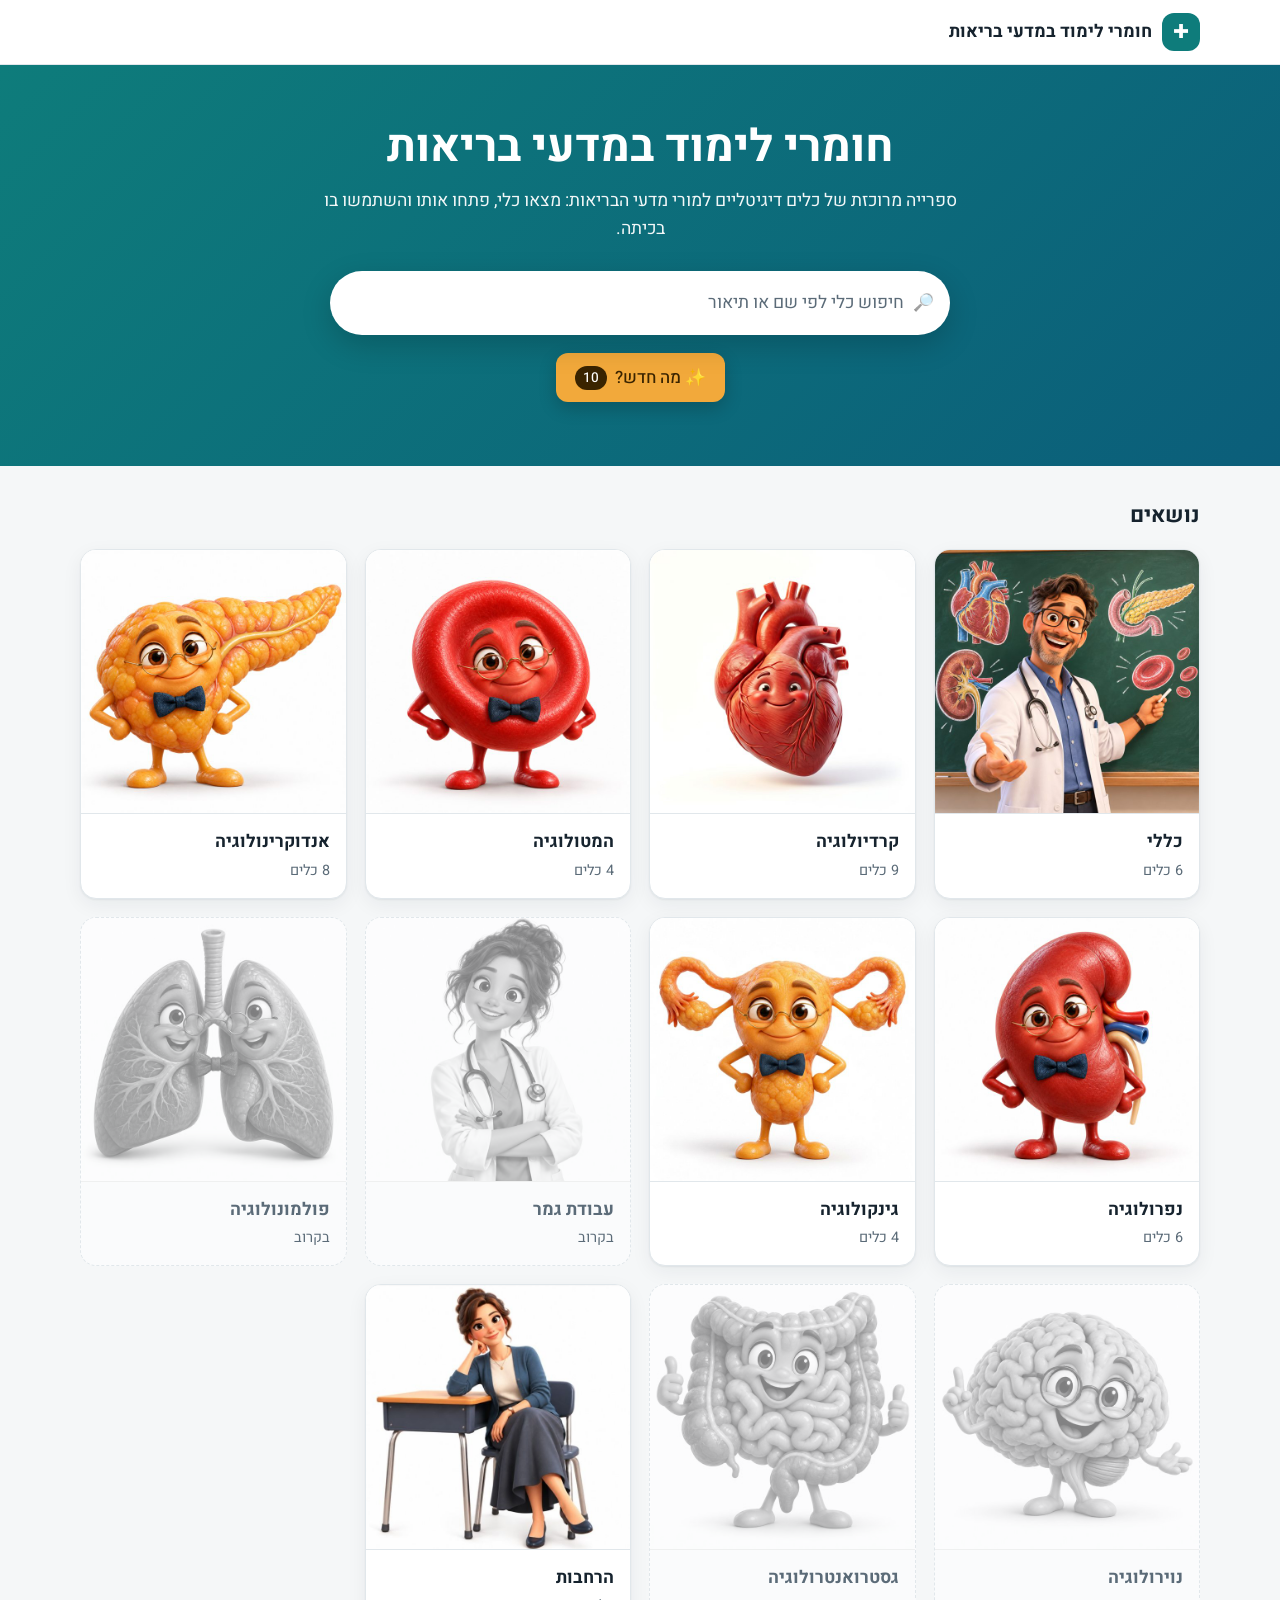
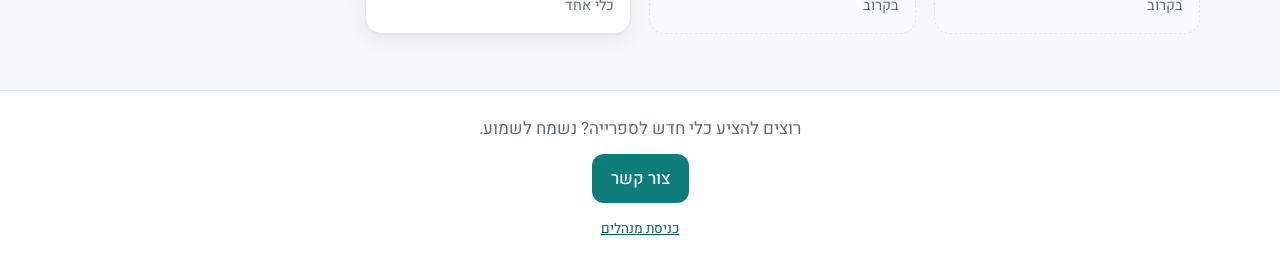
<file: index.html>
<!doctype html>
<html lang="he" dir="rtl">
<head>
  <meta charset="utf-8">
  <meta name="viewport" content="width=device-width, initial-scale=1">
  <title>חומרי לימוד במדעי בריאות</title>
  <meta name="description" content="ספרייה מרוכזת של כלים דיגיטליים למורי מדעי הבריאות">
  <link rel="preconnect" href="https://fonts.googleapis.com">
  <link rel="preconnect" href="https://fonts.gstatic.com" crossorigin>
  <link href="https://fonts.googleapis.com/css2?family=Heebo:wght@400;500;700&display=swap" rel="stylesheet">
  <link rel="stylesheet" href="css/style.css">
</head>
<body>
  <header class="site-header">
    <div class="container header-inner">
      <a class="brand" href="#/"><span class="brand-mark" aria-hidden="true">✚</span><span id="brand-title">חומרי לימוד במדעי בריאות</span></a>
      <form class="search header-search" role="search" id="header-search">
        <span class="search-icon" aria-hidden="true">🔎</span>
        <input class="search-input" type="search" name="q" placeholder="חיפוש כלי לפי שם או תיאור" aria-label="חיפוש כלי" autocomplete="off">
      </form>
    </div>
  </header>

  <main id="app" tabindex="-1"><p class="container page">טוען…</p></main>

  <footer class="site-footer">
    <div class="container">
      <p>רוצים להציע כלי חדש לספרייה? נשמח לשמוע.</p>
      <button class="btn btn-primary" id="contact-btn" type="button">צור קשר</button>
      <p style="margin-top:16px;font-size:.85rem"><a href="admin/">כניסת מנהלים</a></p>
    </div>
  </footer>

  <dialog id="contact-dialog" aria-labelledby="contact-title">
    <h2 id="contact-title">צור קשר</h2>
    <p>כדי להציע כלי, שלחו תיאור וקבצים למנהל הספרייה:</p>
    <div class="contact-list" id="contact-list"></div>
    <button class="btn btn-ghost" id="contact-close" type="button">סגירה</button>
  </dialog>

  <dialog id="news-dialog" aria-labelledby="news-title">
    <h2 id="news-title">מה חדש?</h2>
    <p class="news-sub">כלים שנוספו או עודכנו ב-30 הימים האחרונים</p>
    <div id="news-list" class="news-list"></div>
    <button class="btn btn-ghost" id="news-close" type="button">סגירה</button>
  </dialog>

  <script src="js/app.js"></script>
</body>
</html>
</file>
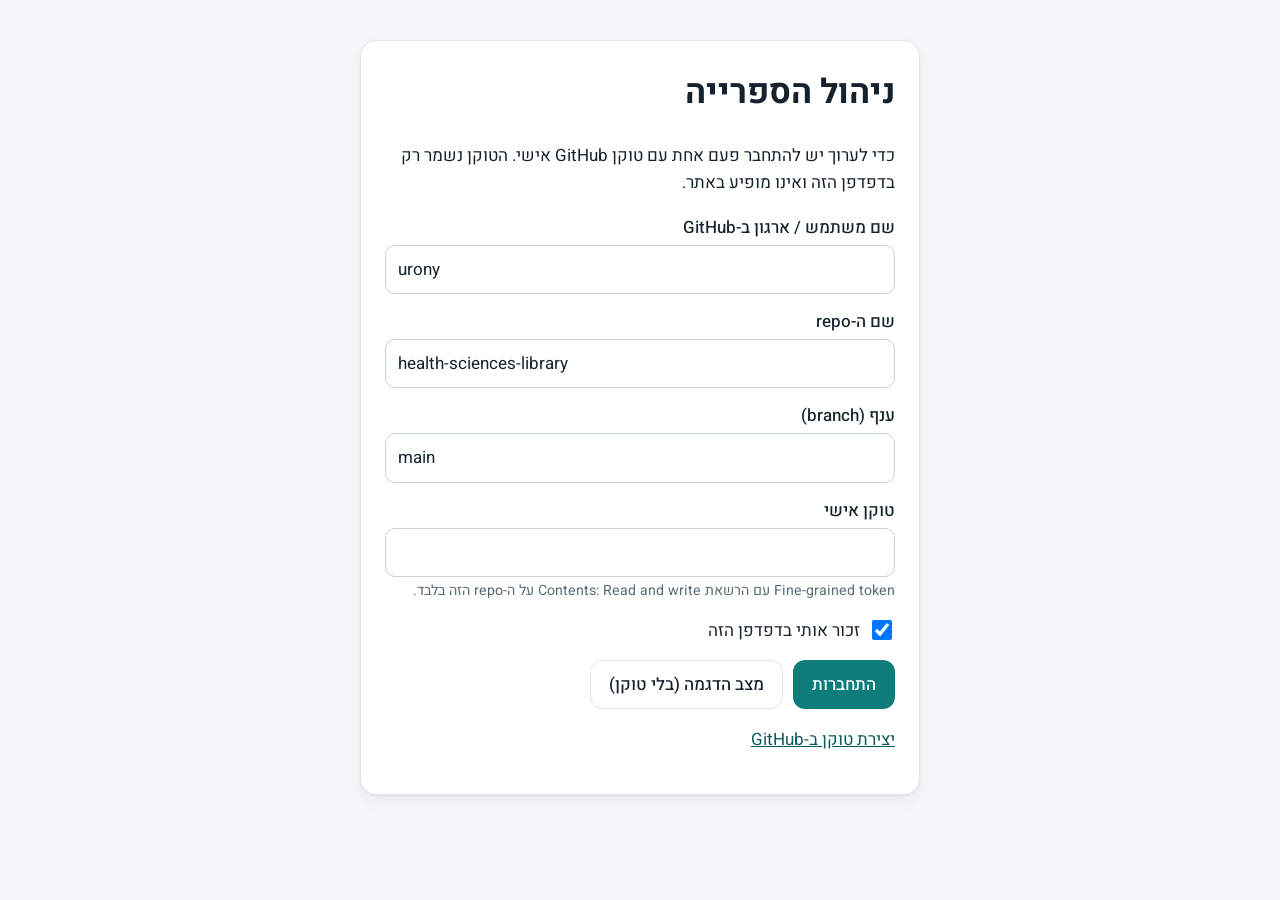
<file: admin/index.html>
<!doctype html>
<html lang="he" dir="rtl">
<head>
  <meta charset="utf-8">
  <meta name="viewport" content="width=device-width, initial-scale=1">
  <meta name="robots" content="noindex">
  <title>ניהול הספרייה</title>
  <link rel="preconnect" href="https://fonts.googleapis.com">
  <link rel="preconnect" href="https://fonts.gstatic.com" crossorigin>
  <link href="https://fonts.googleapis.com/css2?family=Heebo:wght@400;500;700&display=swap" rel="stylesheet">
  <link rel="stylesheet" href="../css/style.css">
  <link rel="stylesheet" href="../css/admin.css">
</head>
<body class="admin">
  <div id="admin"><p class="container page">טוען…</p></div>
  <script src="../js/admin.js"></script>
</body>
</html>
</file>
<file: css/style.css>
:root {
  --bg: #f5f7f8;
  --surface: #ffffff;
  --ink: #16232e;
  --muted: #5b6b78;
  --line: #e1e7eb;
  --brand: #0e7c7b;
  --brand-dark: #0a5c5b;
  --brand-soft: #e4f3f2;
  --accent: #f2a93b;
  --danger: #b42318;
  --radius: 16px;
  --shadow: 0 1px 2px rgba(16, 35, 46, .06), 0 6px 20px rgba(16, 35, 46, .06);
}

* { box-sizing: border-box; }
html { scroll-behavior: smooth; }
body {
  margin: 0;
  font-family: 'Heebo', system-ui, -apple-system, 'Segoe UI', Arial, sans-serif;
  background: var(--bg);
  color: var(--ink);
  line-height: 1.6;
  font-size: 17px;
  -webkit-text-size-adjust: 100%;
}
a { color: var(--brand-dark); }
:focus-visible { outline: 3px solid var(--accent); outline-offset: 2px; border-radius: 6px; }
main:focus { outline: none; }
.container { width: min(1120px, 100% - 32px); margin-inline: auto; }

/* כותרת עליונה */
.site-header { background: var(--surface); border-bottom: 1px solid var(--line); position: sticky; top: 0; z-index: 20; }
.header-inner { display: flex; align-items: center; gap: 16px; min-height: 64px; padding-block: 8px; }
.brand { display: flex; align-items: center; gap: 10px; text-decoration: none; color: var(--ink); font-weight: 700; font-size: 1.1rem; }
.brand-mark { width: 38px; height: 38px; border-radius: 12px; background: var(--brand); color: #fff; display: grid; place-items: center; font-size: 1.2rem; flex: none; }
.header-search { margin-inline-start: auto; flex: 0 1 380px; }
body.is-home .header-search { display: none; }

/* חיפוש */
.search { position: relative; display: block; }
.search-icon { position: absolute; inset-inline-start: 16px; top: 50%; transform: translateY(-50%); pointer-events: none; opacity: .6; }
.search-input {
  width: 100%; padding: 12px 16px; padding-inline-start: 46px;
  border-radius: 999px; border: 1px solid var(--line); background: var(--surface);
  font: inherit; color: var(--ink);
}
.search-input::placeholder { color: var(--muted); }

/* אזור פתיחה */
.hero { background: linear-gradient(135deg, #0e7c7b 0%, #0b5e7a 100%); color: #fff; padding: 56px 0 64px; text-align: center; }
.hero h1 { margin: 0 0 12px; font-size: clamp(1.9rem, 5vw, 2.8rem); line-height: 1.2; }
.hero p { margin: 0 auto 28px; max-width: 640px; opacity: .95; font-size: 1.1rem; }
.hero .search { max-width: 620px; margin-inline: auto; }
.hero .search-input { padding-block: 18px; font-size: 1.1rem; border: 0; box-shadow: 0 10px 30px rgba(0, 0, 0, .18); }

.btn-news {
  margin-top: 18px; background: var(--accent); color: #3a2400; font-weight: 700; font-size: 1.05rem;
  padding: 12px 24px; border-radius: 999px; box-shadow: 0 6px 18px rgba(0, 0, 0, .2);
}
.btn-news:hover { background: #f7b957; }
.news-count { background: #3a2400; color: #fff; border-radius: 999px; min-width: 24px; padding: 0 8px; font-size: .85rem; line-height: 24px; text-align: center; }

#news-dialog { width: min(560px, calc(100% - 24px)); max-height: calc(100% - 24px); display: none; flex-direction: column; }
#news-dialog[open] { display: flex; }
.news-sub { color: var(--muted); margin: 0 0 12px; }
.news-list { overflow-y: auto; margin-bottom: 16px; display: grid; gap: 10px; }
.news-item { display: grid; gap: 2px; padding: 12px 14px; border: 1px solid var(--line); border-radius: 12px; text-decoration: none; color: var(--ink); }
.news-item:hover { background: var(--brand-soft); }
.news-title { font-weight: 700; }
.news-meta { color: var(--muted); font-size: .88rem; }
.news-desc { font-size: .95rem; display: -webkit-box; -webkit-line-clamp: 3; line-clamp: 3; -webkit-box-orient: vertical; overflow: hidden; }
.news-empty { text-align: center; color: var(--muted); padding: 24px 8px; margin: 0; }

.page { padding-block: 32px 56px; }
.section-title { font-size: 1.35rem; margin: 0 0 16px; }

/* אריחי נושאים */
.tiles { display: grid; grid-template-columns: repeat(auto-fill, minmax(210px, 1fr)); gap: 18px; }
.tile {
  display: flex; flex-direction: column; background: var(--surface); border: 1px solid var(--line);
  border-radius: var(--radius); overflow: hidden; text-decoration: none; color: inherit;
  box-shadow: var(--shadow); transition: transform .15s ease, box-shadow .15s ease;
}
.tile:hover { transform: translateY(-3px); box-shadow: 0 2px 4px rgba(16, 35, 46, .08), 0 12px 28px rgba(16, 35, 46, .1); }
.tile-media { aspect-ratio: 1 / 1; background: #fff; display: grid; place-items: center; overflow: hidden; border-bottom: 1px solid var(--line); }
.tile-media:has(.tile-icon) { background: var(--brand-soft); aspect-ratio: 4 / 3; }
.tile-media img { width: 100%; height: 100%; object-fit: contain; display: block; transition: transform .25s ease; }
.tile:hover .tile-media img { transform: scale(1.04); }
.tile-icon { font-size: 3rem; line-height: 1; }
.tile-body { padding: 14px 16px 16px; }
.tile-title { margin: 0; font-weight: 700; font-size: 1.1rem; }
.tile-meta { color: var(--muted); font-size: .9rem; margin-top: 2px; }
.tile.is-empty { background: #fafbfc; border-style: dashed; box-shadow: none; }
.tile.is-empty .tile-media { filter: grayscale(1); opacity: .5; }
.tile.is-empty .tile-title { color: var(--muted); }

/* פירורי לחם */
.crumbs { margin-bottom: 16px; }
.crumbs ol { list-style: none; display: flex; flex-wrap: wrap; gap: 6px; padding: 0; margin: 0; font-size: .95rem; }
.crumbs li + li::before { content: '←'; margin-inline-end: 6px; color: var(--muted); }
.crumbs a { text-decoration: none; }
.crumbs a:hover { text-decoration: underline; }
.crumbs [aria-current] { color: var(--muted); }

.page-title { font-size: clamp(1.6rem, 4vw, 2.2rem); margin: 0 0 8px; line-height: 1.25; }
.page-desc { color: var(--muted); margin: 0 0 24px; max-width: 70ch; }
.block { margin-top: 32px; }

/* כרטיסי כלים */
.tool { background: var(--surface); border: 1px solid var(--line); border-radius: var(--radius); margin-bottom: 12px; box-shadow: var(--shadow); }
.tool > summary { list-style: none; cursor: pointer; display: flex; gap: 12px; align-items: center; padding: 16px 18px; font-weight: 700; font-size: 1.1rem; }
.tool > summary::-webkit-details-marker { display: none; }
.tool > summary::after {
  content: ''; width: 10px; height: 10px; margin-inline-start: auto; flex: none;
  border-inline-end: 2px solid var(--muted); border-bottom: 2px solid var(--muted);
  transform: rotate(45deg); transition: transform .2s ease;
}
.tool[open] > summary::after { transform: rotate(-135deg); }
.tool-body { padding: 0 18px 18px; border-top: 1px solid var(--line); }
.tool-body p { margin: 14px 0; }
.tool-body .tool-dev { margin-top: -4px; color: var(--muted); font-size: .95rem; }
.tool-actions { display: flex; flex-wrap: wrap; gap: 10px; margin: 14px 0; }
.docs { list-style: none; padding: 0; margin: 14px 0; display: grid; gap: 8px; }
.docs a { font-weight: 500; }
.docs .note { color: var(--muted); font-size: .92rem; }
.tool-meta { color: var(--muted); font-size: .9rem; display: flex; flex-wrap: wrap; gap: 6px 18px; }

.link-group { display: inline-flex; flex-wrap: wrap; gap: 6px; align-items: center; }
.docs li { display: flex; flex-wrap: wrap; align-items: center; gap: 4px 8px; }
.copy-mini {
  min-height: 32px; padding: 2px 10px; border-radius: 8px; border: 1px solid var(--line);
  background: transparent; color: var(--muted); font: inherit; font-size: .85rem; cursor: pointer;
}
.copy-mini:hover { background: #eef2f4; color: var(--ink); }

/* כפתורים */
.btn {
  display: inline-flex; align-items: center; justify-content: center; gap: 8px; min-height: 44px;
  padding: 10px 18px; border-radius: 12px; font: inherit; font-weight: 500; text-decoration: none;
  border: 1px solid transparent; cursor: pointer;
}
.btn-primary { background: var(--brand); color: #fff; }
.btn-primary:hover { background: var(--brand-dark); }
.btn-secondary { background: var(--brand-soft); color: var(--brand-dark); }
.btn-secondary:hover { background: #d3ebe9; }
.btn-ghost { background: transparent; border-color: var(--line); color: var(--ink); }
.btn-ghost:hover { background: #eef2f4; }
.btn-danger { background: #fff; border-color: #f0b4ae; color: var(--danger); }

/* תוצאות חיפוש ומצבים ריקים */
.result { background: var(--surface); border: 1px solid var(--line); border-radius: var(--radius); padding: 18px; margin-bottom: 12px; box-shadow: var(--shadow); }
.result h3 { margin: 0 0 4px; font-size: 1.15rem; }
.result h3 a { text-decoration: none; }
.result .path { color: var(--muted); font-size: .9rem; margin-bottom: 8px; }
.empty-state { background: var(--surface); border: 1px dashed #c7d1d8; border-radius: var(--radius); padding: 32px 20px; text-align: center; color: var(--muted); }
.empty-state p { margin: 0 0 14px; }

/* תחתית ויצירת קשר */
.site-footer { border-top: 1px solid var(--line); background: var(--surface); padding: 24px 0; text-align: center; color: var(--muted); }
.site-footer p { margin: 0 0 12px; }
dialog { border: 0; border-radius: var(--radius); padding: 24px; width: min(420px, calc(100% - 32px)); box-shadow: 0 20px 60px rgba(0, 0, 0, .25); color: var(--ink); font-family: inherit; }
dialog::backdrop { background: rgba(16, 35, 46, .5); }
dialog h2 { margin: 0 0 8px; }
.contact-list { display: grid; gap: 10px; margin: 16px 0; }
.contact-list .btn { justify-content: flex-start; }
.contact-list .ltr { direction: ltr; unicode-bidi: plaintext; }

@media (max-width: 640px) {
  body { font-size: 16.5px; }
  .header-inner { flex-wrap: wrap; }
  .header-search { flex: 1 1 100%; order: 3; }
  .hero { padding: 40px 0 48px; }
  .tiles { grid-template-columns: repeat(2, 1fr); gap: 12px; }
  .tile-icon { font-size: 2.4rem; }
}
@media (prefers-reduced-motion: reduce) {
  * { transition: none !important; scroll-behavior: auto !important; }
}
</file>
<file: css/admin.css>
body.admin { background: var(--bg); }

.adm-bar {
  position: sticky; top: 0; z-index: 30; background: var(--surface); border-bottom: 1px solid var(--line);
  display: flex; flex-wrap: wrap; align-items: center; gap: 10px 14px; padding: 10px 16px;
}
.adm-bar h1 { font-size: 1.1rem; margin: 0; }
.adm-status { margin-inline-start: auto; font-size: .92rem; color: var(--muted); }
.adm-status.dirty { color: #9a5b00; font-weight: 700; }
.adm-actions { display: flex; flex-wrap: wrap; gap: 8px; }
.adm-actions .btn { min-height: 40px; padding: 6px 14px; }

.adm-grid { display: grid; grid-template-columns: 340px 1fr; gap: 20px; padding: 20px 16px 60px; max-width: 1280px; margin: 0 auto; align-items: start; }
.adm-tree, .adm-main { background: var(--surface); border: 1px solid var(--line); border-radius: var(--radius); padding: 16px; box-shadow: var(--shadow); }
.adm-tree h2, .adm-main h2 { font-size: 1.1rem; margin: 0 0 12px; }

.tree, .tree ul { list-style: none; margin: 0; padding: 0; }
.tree ul { padding-inline-start: 18px; border-inline-start: 2px solid var(--line); margin-inline-start: 10px; }
.tree li { margin: 4px 0; border-radius: 10px; }
.tree li.dragging { opacity: .45; }
.tree li.drop-target > .tree-row, .tool-row.drop-target { outline: 2px dashed var(--brand); }
.tree-row { display: flex; align-items: center; gap: 4px; border-radius: 10px; }
.tree-row.sel { background: var(--brand-soft); }
.tree-name { flex: 1; text-align: start; background: none; border: 0; font: inherit; padding: 8px 6px; cursor: pointer; border-radius: 8px; color: var(--ink); min-width: 0; }
.tree-name .tag { font-size: .75rem; color: var(--muted); margin-inline-start: 6px; }
.mini { background: none; border: 1px solid var(--line); border-radius: 8px; width: 32px; height: 32px; cursor: pointer; font: inherit; color: var(--muted); flex: none; }
.mini:hover { background: #eef2f4; }
.grip { cursor: grab; color: var(--muted); padding-inline: 4px; user-select: none; }

.fld { display: block; margin-bottom: 14px; }
.fld-label { display: block; font-weight: 500; margin-bottom: 4px; }
.fld small { display: block; color: var(--muted); margin-top: 3px; }
.fld input[type=text], .fld input[type=url], .fld input[type=date], .fld textarea, .fld select, .row-edit input, .conn input {
  width: 100%; padding: 10px 12px; border: 1px solid #c7d1d8; border-radius: 10px; font: inherit; background: #fff; color: var(--ink);
}
.fld textarea { min-height: 90px; resize: vertical; }
.ltr { direction: ltr; text-align: left; }
.chk { display: flex; align-items: center; gap: 8px; margin-bottom: 14px; }
.chk input { width: 20px; height: 20px; }

.fieldset { border: 1px solid var(--line); border-radius: 12px; padding: 12px; margin-bottom: 16px; }
.fieldset > legend, .fieldset > .legend { font-weight: 700; padding-inline: 6px; }
.row-edit { display: grid; grid-template-columns: 1fr 1.4fr auto auto; gap: 8px; margin-bottom: 8px; align-items: center; }
.row-edit.doc { grid-template-columns: 1fr 1fr 1.4fr auto auto; }
.topic-pick { display: flex; align-items: center; gap: 10px; padding: 4px 0; flex-wrap: wrap; }
.topic-pick .name { flex: 1; min-width: 120px; }
.topic-pick label { display: inline-flex; align-items: center; gap: 6px; }
.topic-pick .prim { font-size: .88rem; color: var(--muted); }

.tool-row { display: flex; align-items: center; gap: 6px; border: 1px solid var(--line); border-radius: 12px; padding: 6px 8px; margin-bottom: 8px; background: #fff; }
.tool-row.dragging { opacity: .45; }
.tool-row .tool-name { flex: 1; background: none; border: 0; font: inherit; text-align: start; cursor: pointer; padding: 8px 4px; }

.btn-row { display: flex; flex-wrap: wrap; gap: 10px; margin-top: 16px; }
.notice { background: #fff8e6; border: 1px solid #f2d48a; border-radius: 12px; padding: 12px 14px; margin-bottom: 16px; }
.notice.error { background: #fdecea; border-color: #f0b4ae; }
.notice ul { margin: 6px 0 0; padding-inline-start: 20px; }

.conn { width: min(560px, 100% - 32px); margin: 40px auto; background: var(--surface); border: 1px solid var(--line); border-radius: var(--radius); padding: 24px; box-shadow: var(--shadow); }
.conn h1 { margin-top: 0; }
.conn ol { padding-inline-start: 20px; }
.conn .ltr-in { direction: ltr; text-align: left; }

@media (max-width: 860px) {
  .adm-grid { grid-template-columns: 1fr; }
  .row-edit, .row-edit.doc { grid-template-columns: 1fr; }
}
</file>
